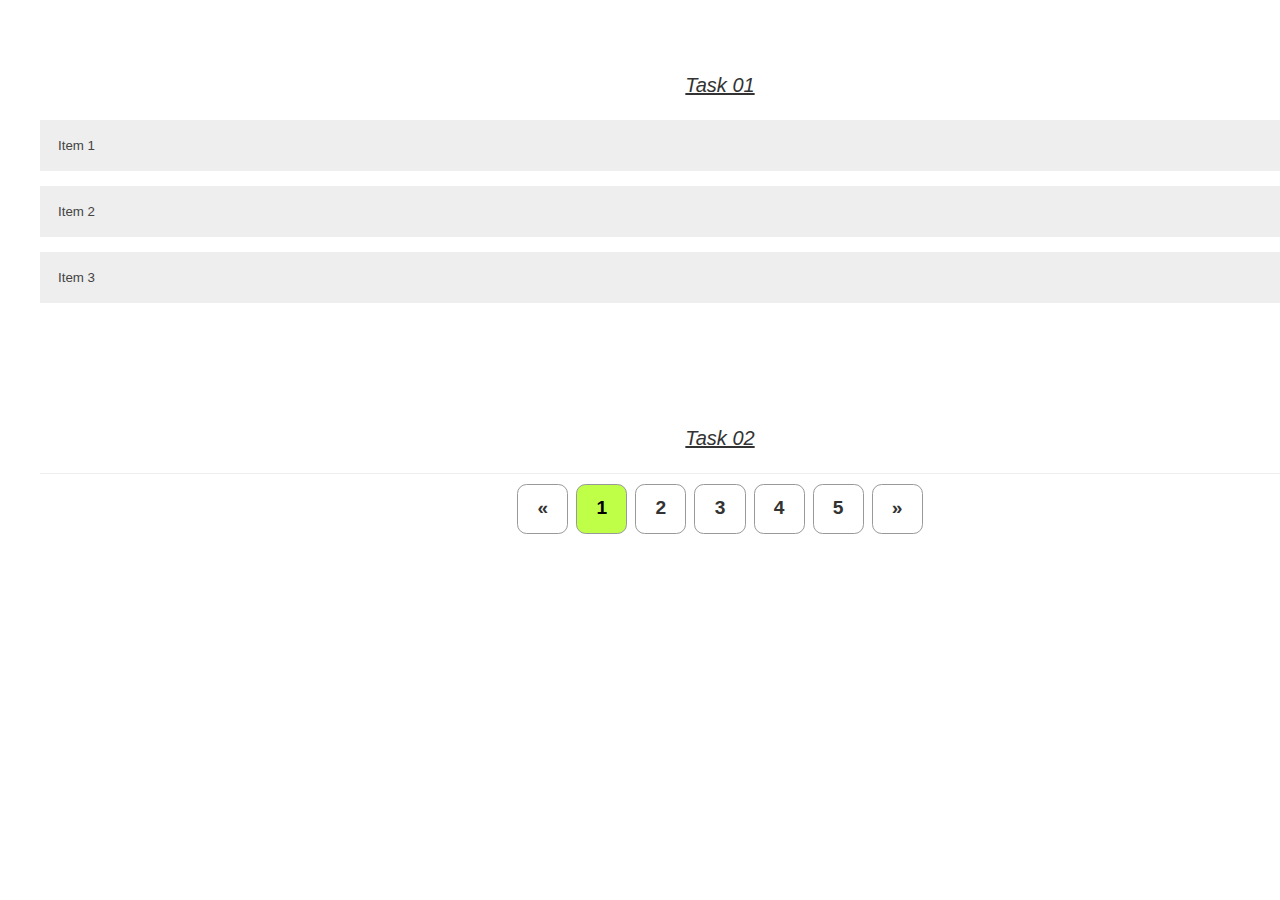
<file: lesson-05/module-08/index.html>
<!DOCTYPE html>
<html lang="en">
  <head>
    <meta charset="UTF-8" />
    <meta name="viewport" content="width=device-width, initial-scale=1.0" />
    <title>lesson 5</title>
    <link rel="stylesheet" href="./css/main.css" />
  </head>

  <body>
    <!-- Task - 01 -->
    <section>
      <div class="container">
        <p class="task-title">Task 01</p>

        <ul class="accordion-list list js-accordion-list">
          <li class="accordion-list-item">
            <button class="accordion js-accordion-btn">Item 1</button>
            <div class="panel js-panel">
              <p>
                Lorem ipsum dolor sit amet consectetur adipisicing elit.
                Inventore, labore deleniti ullam esse consequatur voluptatem
                veritatis, mollitia voluptas voluptatibus quia eveniet veniam,
                eaque corrupti id iste! Consequuntur temporibus doloribus
                assumenda!
              </p>
            </div>
          </li>

          <li class="accordion-list-item">
            <button class="accordion js-accordion-btn">Item 2</button>
            <div class="panel js-panel">
              <p>
                Lorem ipsum dolor sit amet consectetur adipisicing elit.
                Inventore, labore deleniti ullam esse consequatur voluptatem
                veritatis, mollitia voluptas voluptatibus quia eveniet veniam,
                eaque corrupti id iste! Consequuntur temporibus doloribus
                assumenda!
              </p>
            </div>
          </li>

          <li class="accordion-list-item">
            <button class="accordion js-accordion-btn">Item 3</button>
            <div class="panel js-panel">
              <p>
                Lorem ipsum dolor sit amet consectetur adipisicing elit.
                Inventore, labore deleniti ullam esse consequatur voluptatem
                veritatis, mollitia voluptas voluptatibus quia eveniet veniam,
                eaque corrupti id iste! Consequuntur temporibus doloribus
                assumenda!
              </p>
            </div>
          </li>
        </ul>
      </div>
    </section>

    <!-- Task - 02 -->
    <section>
      <div class="container">
        <p class="task-title">Task 02</p>

        <ul class="pagination js-pagination">
          <li data-type="prev" class="pagination__item">&laquo;</li>
          <li data-type="page" data-page="1" class="pagination__item active">
            1
          </li>
          <li data-type="page" data-page="2" class="pagination__item">2</li>
          <li data-type="page" data-page="3" class="pagination__item">3</li>
          <li data-type="page" data-page="4" class="pagination__item">4</li>
          <li data-type="page" data-page="5" class="pagination__item">5</li>
          <li data-type="next" class="pagination__item">&raquo;</li>
        </ul>
      </div>
    </section>

    <script type="module" src="./js/app.js"></script>
  </body>
</html>
</file>
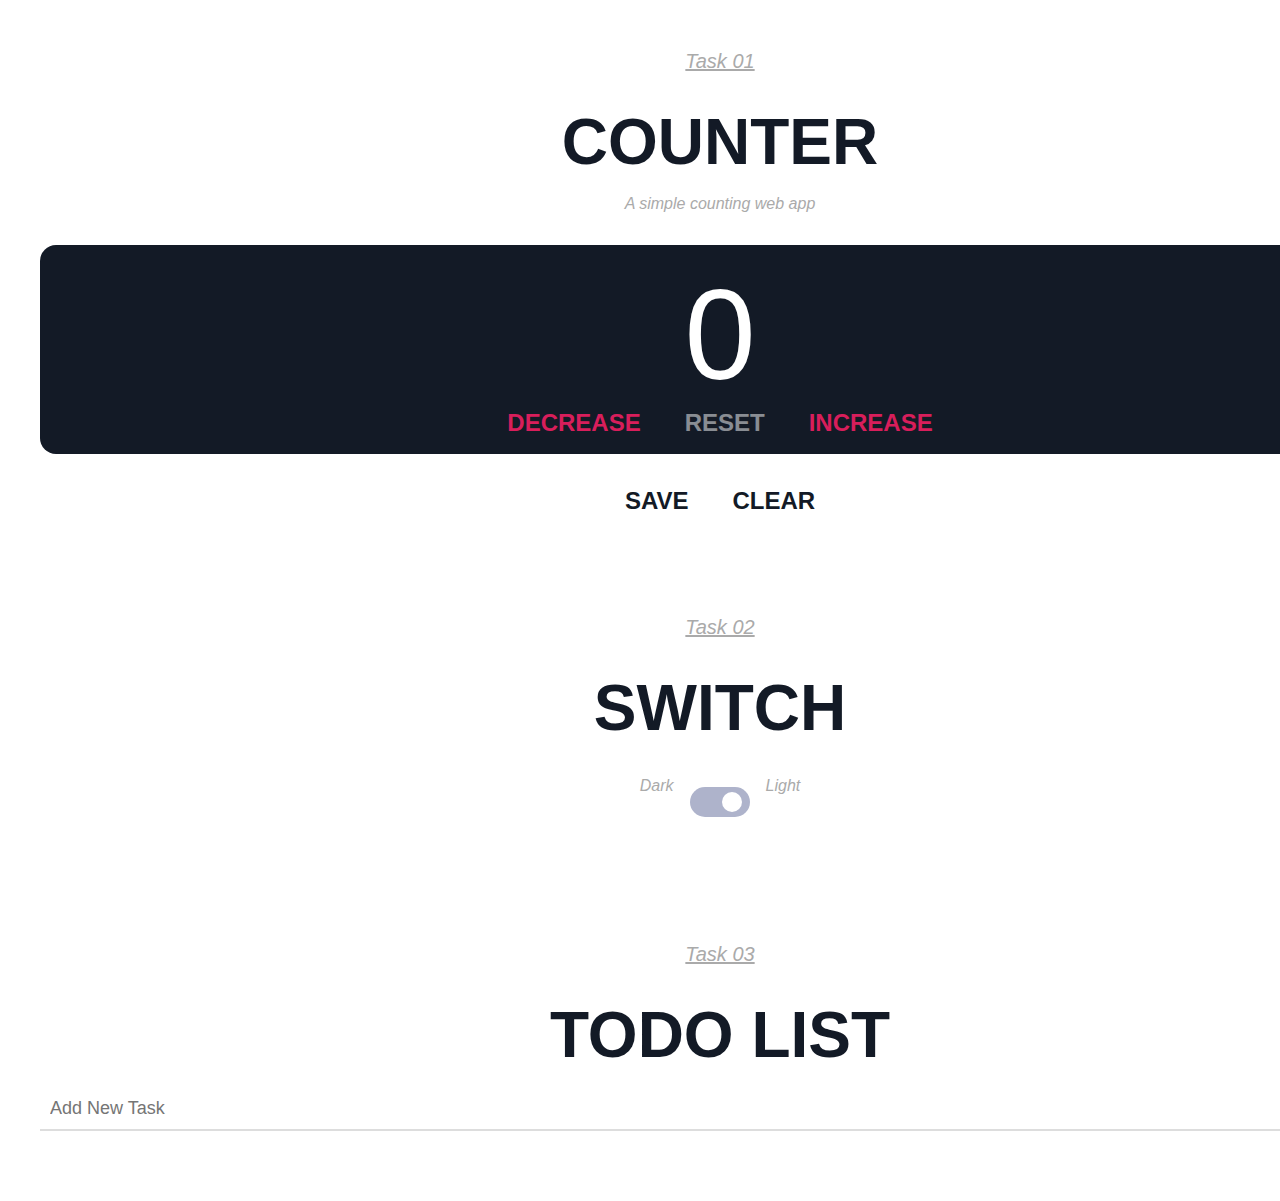
<file: lesson-05/module-09/index.html>
<!DOCTYPE html>
<html lang="en">
  <head>
    <meta charset="UTF-8" />
    <meta name="viewport" content="width=device-width, initial-scale=1.0" />

    <title>Lesson 5</title>

    <link rel="stylesheet" href="./css/main.css" />
  </head>
  <body class="light">
    <!-- Task - 01 -->
    <section>
      <div class="container">
        <p class="task-title">Task 01</p>
        <h1>Counter</h1>
        <p>A simple counting web app</p>

        <div class="counter">
          <div class="counter-value js-counter-value">0</div>

          <div class="counter-controls js-counter-controls">
            <button data-action="decrease">Decrease</button>
            <button data-action="reset">Reset</button>
            <button data-action="increase">Increase</button>
          </div>
        </div>

        <div class="save js-save">
          <button data-action="save">Save</button>
          <button data-action="clear-save">Clear</button>
        </div>
      </div>
    </section>

    <!-- Task - 02 -->
    <section>
      <div class="container">
        <p class="task-title">Task 02</p>
        <h2>Switch</h2>
        <div class="toggle-switch">
          <p>Dark</p>
          <span>
            <label class="switch">
              <input id="theme-switch" type="checkbox" />
              <span class="slider round"></span>
            </label>
          </span>
          <p>Light</p>
        </div>
      </div>
    </section>

    <!-- Task - 03 -->
    <section>
      <div class="container">
        <p class="task-title">Task 03</p>
        <h2>Todo List</h2>

        <form>
          <input
            name="todos"
            type="text"
            id="input"
            placeholder="Add New Task"
          />
          <button type="submit" id="addBtn">Add</button>
        </form>
        <ul class="js-todos-list"></ul>
      </div>
    </section>
    <script type="module" src="./js/counter.js"></script>
  </body>
</html>
</file>
<file: lesson-05/module-08/css/main.css>
/* common */
* {
  box-sizing: border-box;
}

body {
  background-color: #fff;
  color: #333;
  font: 1.2em / 1.5 Helvetica Neue, Helvetica, Arial, sans-serif;
  padding: 0;
  margin: 0;
}

button {
  cursor: pointer;
}

section {
  padding: 50px 0;
  text-align: center;
}

ul {
  list-style-type: none;
  margin: 0;
  padding: 0;
}

/* components */

.task-title {
  font-size: 20px;
  font-style: italic;
  font-weight: 500;
  text-decoration: underline;
}

.container {
  width: 1440px;
  margin: 0 auto;
  padding: 0px 40px;
}

.module-title {
  text-align: center;
}

/* accordion */
.accordion-list {
  display: flex;
  flex-direction: column;
  gap: 15px;
  list-style: none;
}
.accordion-list-item {
  position: relative;
  transition: all 500ms linear;
}
.accordion {
  background-color: #eee;
  color: #444;
  cursor: pointer;
  padding: 18px;
  width: 100%;
  text-align: left;
  border: none;
  outline: none;
  transition: 0.4s;
}
.active,
.accordion:hover {
  background-color: #ccc;
}
.panel {
  background-color: white;
  display: none;
  padding: 20px;
  overflow: hidden;
}
.panel.active {
  display: block;
}

/* pagination */

.pagination {
  display: flex;
  justify-content: center;
  border-top: 1px solid #eee;
  margin-top: 1em;
  padding-top: 0.5em;
  list-style: none;
}

.pagination__item {
  display: block;
  margin: 0 0.25rem;
  padding: 0.5em 1em;
  border: 1px solid #999;
  border-radius: 0.5em;
  font-weight: 900;
  text-decoration: none;
  cursor: pointer;
}

.pagination__item.active {
  background-color: #bfff48;
  color: #000000;
}
</file>
<file: lesson-05/module-09/css/main.css>
:root {
  --primary: #d81e5b;
  --secondary: #8a4fff;
  --grey: #aaa;
  --light: #eee;
  --dark: #131a26;
  --toggle-light: hsl(230, 22%, 74%);
  --toggle-dark: linear gradient hsl(210, 78%, 56%) to hsl(146, 68%, 55%);
}

* {
  margin: 0;
  box-sizing: border-box;

  font-family: 'Fira sans', sans-serif;
}

body {
  background: var(--main-background);
  color: var(--main-font);
}

h1,
h2 {
  color: var(--dark);
  font-size: 4rem;
  text-transform: uppercase;
  margin-bottom: 1rem;
}

section {
  padding: 50px 0;
  text-align: center;
}

p {
  color: var(--grey);
  font-style: italic;
  margin-bottom: 2rem;
}

/* components */

.task-title {
  font-size: 20px;
  font-style: italic;
  font-weight: 500;
  text-decoration: underline;
}

.container {
  width: 1440px;
  margin: 0 auto;
  padding: 0px 40px;
}

.module-title {
  text-align: center;
}

/* counter */

.counter {
  background-color: var(--dark);
  padding: 1rem;
  border-radius: 1rem;
  color: white;
}

.counter-value {
  font-size: 8rem;
  text-align: center;
}

.counter-controls {
  display: flex;
  align-items: center;
  justify-content: center;
  margin: 0 -1rem;
}

button {
  appearance: none;
  outline: none;
  border: none;
  background: none;

  margin: 0 1rem;

  color: var(--primary);
  font-size: 1.5rem;
  font-weight: 700;
  text-transform: uppercase;

  cursor: pointer;
  transition: 0.4s ease-in-out;
}

button span {
  display: block;
  transition: 0.4s ease-in-out;
}

button[data-action='reset'] {
  color: white;
  opacity: 0.5;
}

button[data-action='reset']:hover {
  opacity: 1;
}

.save {
  margin-top: 2rem;

  display: flex;
  align-items: center;
  justify-content: center;
}

.save button {
  color: var(--dark);
}

button:active {
  transform: scale(1.1);
}

@keyframes pulse {
  0% {
    transform: scale(1);
  }
  50% {
    transform: scale(1.1);
  }
  100% {
    transform: scale(1);
  }
}

/* switch */

/* The switch - the box around the slider */
.switch {
  position: relative;
  display: inline-block;
  width: 60px;
  height: 30px;
}

/* Hide default html checkbox */
.switch input {
  opacity: 0;
}

/* The slider */
.slider {
  position: absolute;
  cursor: pointer;
  top: 0;
  left: 0;
  right: 0;
  bottom: 0;
  background-color: var(--toggle-light);
  transition: 0.4s;
}

.slider:before {
  position: absolute;
  content: '';
  height: 20px;
  width: 20px;
  left: 32px;
  bottom: 5px;
  background-color: #fff;
  transition: 0.4s;
}

input:checked + .slider {
  background: linear-gradient(90grad, hsl(210, 78%, 56%), hsl(146, 68%, 55%));
}

input:checked + .slider:before {
  transform: translateX(-24px);
}
.slider,
.round {
  border-radius: 34px;
}

.round::before {
  border-radius: 50%;
}

input:checked + .round::before {
  background-color: hsl(230, 17%, 14%);
}
/* /THEME/ */
.dark {
  --main-background: hsl(230, 17%, 14%);
  --main-font: white;
}

.light {
  --main-background: white;
  --main-font: hsl(230, 17%, 14%);
}

.toggle-switch {
  display: flex;
  flex-direction: row;
  justify-content: center;
  align-items: center;
}
.toggle-switch p {
  padding: 1em;
}

/*  */

/* * {
      box-sizing: border-box;
      margin: 0;
      padding: 0;
    }

    body {
      background-color: #f2f2f2;
      font-family: sans-serif;
    } */

/* .container {
      margin: 20px auto;
      width: 500px;
      background-color: #fff;
      padding: 20px;
      box-shadow: 0 0 10px rgba(0, 0, 0, 0.2);
    } */

/* h1 {
      text-align: center;
      margin-bottom: 20px;
    } */

form {
  display: flex;
}

input[type='text'] {
  flex: 1;
  padding: 10px;
  border: none;
  border-bottom: 2px solid #ddd;
  font-size: 18px;
}

button[type='submit'] {
  padding: 10px 20px;
  margin-left: 5px;
  background-color: #008cba;
  color: #fff;
  border: none;
  border-radius: 5px;
  cursor: pointer;
  font-size: 18px;
}

button[type='submit']:hover {
  background-color: #006d9e;
}

ul {
  margin-top: 20px;
  list-style-type: none;
}

li {
  padding: 10px;
  background-color: #f2f2f2;
  margin-bottom: 5px;
  border-radius: 5px;
  position: relative;
  display: flex;
  justify-content: space-between;
}
li div {
  display: flex;
  gap: 8px;
}
li input {
  width: 70%;
  border: none;
  background-color: #f2f2f2;
}
li input.active {
  width: 70%;
  background-color: #ffffff;
}
li button[data-action='edit'] {
  background-color: #355075;
  color: #fff;
  border: none;
  cursor: pointer;
  padding: 5px 10px;
  border-radius: 5px;
}
li button[data-action='edit'].active {
  background-color: #2f7600;
  color: #fff;
}

li button[data-action='delete'] {
  background-color: #ff4d4d;
  color: #fff;
  border: none;
  cursor: pointer;
  padding: 5px 10px;
  border-radius: 5px;
}
li button:hover {
  opacity: 0.8;
}

/* foods */

.products-list {
  display: grid;
  max-width: 1140px;
  grid-template-columns: repeat(auto-fit, minmax(320px, 1fr));
  grid-auto-rows: 240px;
  grid-gap: 12px;
  justify-content: center;
  padding: 0;
  list-style: none;
  margin-left: auto;
  margin-right: auto;
}

.card-item {
  position: relative;
  box-shadow: 0px 1px 3px 0px rgba(0, 0, 0, 0.2),
    0px 1px 1px 0px rgba(0, 0, 0, 0.14), 0px 2px 1px -1px rgba(0, 0, 0, 0.12);
}

[data-heart] {
  cursor: pointer;
}

.checked {
  color: red; /* або будь-який інший стиль, який ви хочете застосувати до сердечка улюбленої страви */
}

img {
  height: 100%;
  width: 100%;
  object-fit: cover;
  transition: transform var(--animation-duration) var(--timing-function);
}
</file>
